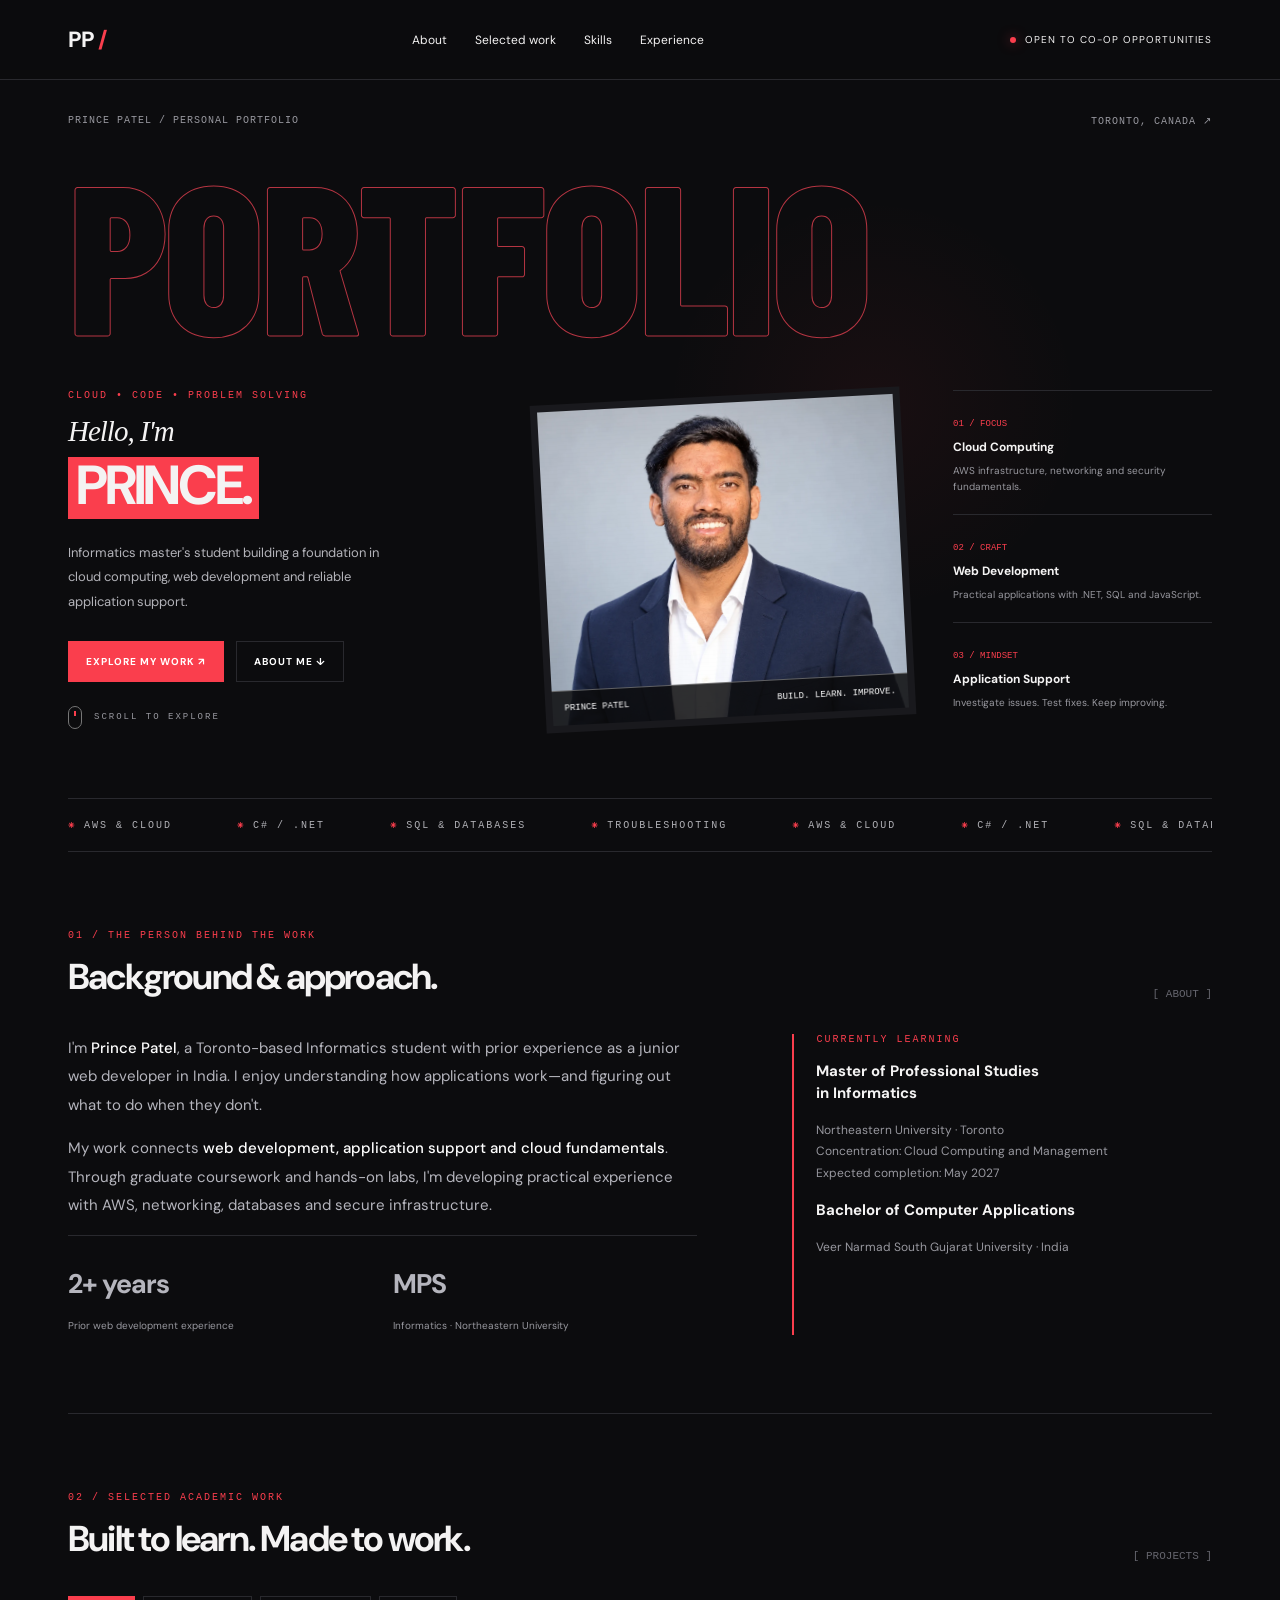
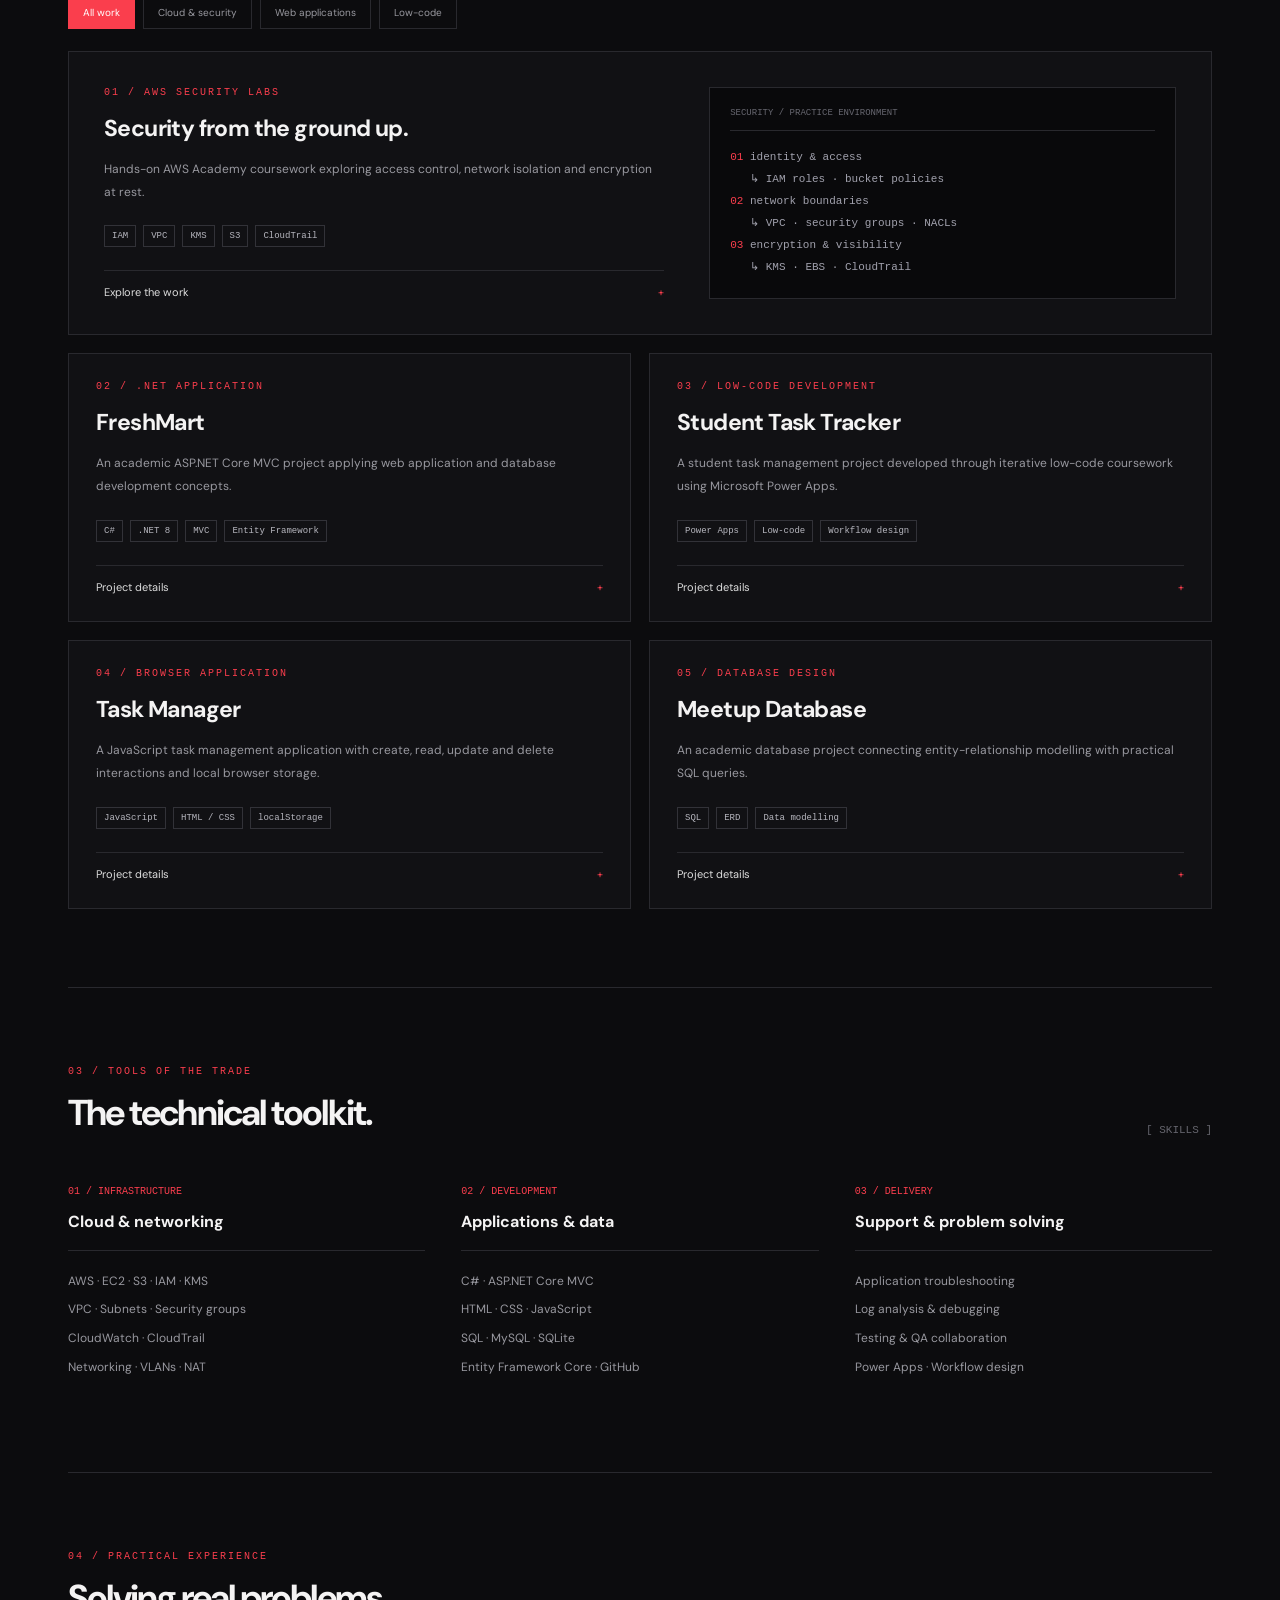
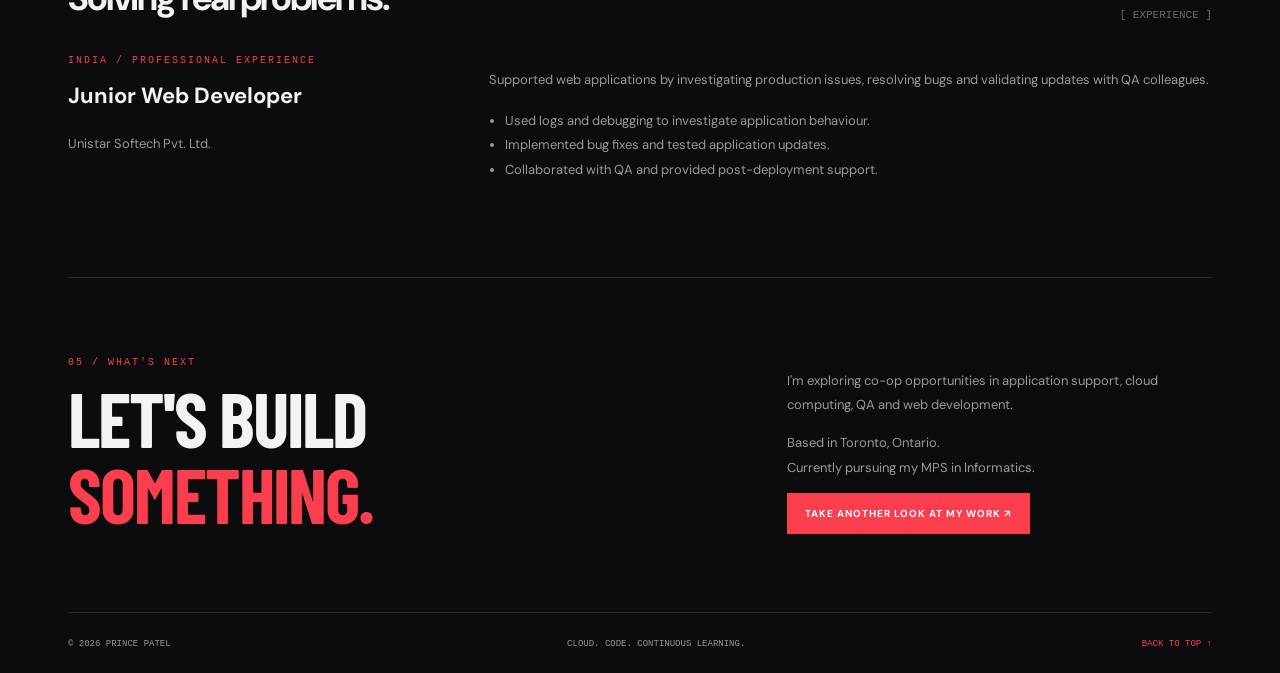
<file: index.html>
<!doctype html><html lang="en"><head><meta charset="UTF-8"><meta name="viewport" content="width=device-width,initial-scale=1"><title>Prince Patel | Cloud & Web Development</title><meta name="description" content="Prince Patel — Informatics graduate student in Toronto, exploring cloud infrastructure, web development and application support."><style>
@import url('https://fonts.googleapis.com/css2?family=Barlow+Condensed:wght@600;700;800&family=DM+Sans:wght@400;500;600;700&display=swap');
:root{--red:#fa3e4d;--bg:#0c0c0e;--line:#29292e;--muted:#98989f}*{box-sizing:border-box}html{scroll-behavior:smooth;scroll-padding-top:85px}body{margin:0;background:var(--bg);color:#f4f3f3;font-family:'DM Sans',Arial,sans-serif}a{color:inherit;text-decoration:none}button{font:inherit}::selection{background:var(--red);color:#fff}.wrap{max-width:1240px;margin:auto;padding:0 48px}header{height:80px;border-bottom:1px solid var(--line);position:sticky;top:0;background:#0c0c0eee;backdrop-filter:blur(12px);z-index:10}nav{height:100%;display:flex;align-items:center;justify-content:space-between}.logo{font-weight:800;letter-spacing:-1px;font-size:22px}.logo span{color:var(--red)}.navlinks{display:flex;gap:28px;font-size:12px}.navlinks a:hover{color:var(--red)}.availability{font-size:10px;letter-spacing:1px;display:flex;align-items:center;gap:9px}.dot{width:6px;height:6px;background:var(--red);border-radius:50%;box-shadow:0 0 12px #fa3e4d88}.eyebrow{font:10px monospace;letter-spacing:2px;color:var(--red);text-transform:uppercase}.hero{padding-top:35px}.hero-top{display:flex;justify-content:space-between;color:var(--muted);font:10px monospace;letter-spacing:1px}.outline{font-family:'Barlow Condensed','Arial Narrow',Impact,sans-serif;font-size:clamp(90px,16.8vw,212px);line-height:1.05;letter-spacing:-5px;margin:13px 0 27px;color:transparent;-webkit-text-stroke:1px #b53542;font-weight:800}.hero-grid{display:grid;grid-template-columns:1.15fr 1fr .7fr;gap:45px;align-items:center;padding-bottom:68px}.intro h1{font-size:55px;line-height:1.04;letter-spacing:-3px;margin:14px 0 22px}.intro h1 em{font:italic 29px Georgia;letter-spacing:-1px;display:block;margin-bottom:9px}.intro h1 span{background:var(--red);padding:0 8px 4px;display:inline-block}.intro p{font-size:13px;line-height:1.9;color:#b3b3b9;max-width:330px}.actions{display:flex;gap:12px;flex-wrap:wrap;margin-top:26px}.btn{display:inline-flex;align-items:center;gap:22px;padding:13px 17px;font-size:10px;font-weight:700;letter-spacing:1px;border:1px solid var(--line);cursor:pointer;background:none;color:white}.btn.primary{background:var(--red);border-color:var(--red)}.btn:hover{border-color:var(--red);transform:translateY(-2px)}.portrait{height:328px;background:var(--red);position:relative;overflow:hidden;display:flex;align-items:center;justify-content:center;transform:rotate(-3deg);border:7px solid #19191d}.portrait:before{content:'';position:absolute;inset:0;background:repeating-linear-gradient(0deg,transparent,transparent 3px,#00000009 4px)}.monogram{font-family:'Barlow Condensed',Impact,sans-serif;font-size:170px;font-weight:800;color:#131315;letter-spacing:-12px;transform:rotate(3deg)}.portrait-tag{position:absolute;bottom:15px;left:15px;right:15px;border-top:1px solid #15151570;padding-top:10px;font:9px monospace;color:#151515;display:flex;justify-content:space-between}.side-item{border-top:1px solid var(--line);padding:19px 0}.side-item small{color:var(--red);font:9px monospace}.side-item h3{font-size:12px;margin:8px 0}.side-item p{font-size:10px;line-height:1.6;color:var(--muted);margin:0}.ticker{border-top:1px solid var(--line);border-bottom:1px solid var(--line);padding:18px 0;color:#b0b0b5;font:10px monospace;letter-spacing:2px;display:flex;justify-content:space-between;gap:20px;flex-wrap:wrap}.ticker b{color:var(--red)}section{padding:78px 0;border-bottom:1px solid var(--line)}.section-title{display:flex;justify-content:space-between;align-items:end;margin-bottom:34px}h2{font-size:36px;letter-spacing:-1.8px;margin:12px 0 0}.section-num{font:11px monospace;color:#65656d}.about-grid{display:grid;grid-template-columns:1.5fr 1fr;gap:95px}.about-copy{font-size:15px;line-height:1.9;color:#b5b5bd}.about-copy strong{color:white;font-weight:500}.about-copy p:first-child{margin-top:0}.facts{display:grid;grid-template-columns:1fr 1fr;gap:20px;border-top:1px solid var(--line);padding-top:22px}.fact b{font-size:27px;letter-spacing:-1px}.fact span{display:block;font-size:10px;color:var(--muted);margin-top:7px}.education{border-left:2px solid var(--red);padding-left:22px}.education h3{font-size:15px;line-height:1.5}.education p{font-size:12px;line-height:1.8;color:var(--muted)}.filter{display:flex;gap:8px;margin-bottom:22px;flex-wrap:wrap}.filter button{background:none;border:1px solid var(--line);color:var(--muted);padding:9px 14px;cursor:pointer;font-size:10px}.filter button.active{background:var(--red);color:white;border-color:var(--red)}.projects{display:grid;grid-template-columns:repeat(2,1fr);gap:18px}.project{border:1px solid var(--line);background:#111114;padding:27px;position:relative;transition:.2s}.project:hover{border-color:#a33340;transform:translateY(-3px)}.project.featured{grid-column:1/-1;display:grid;grid-template-columns:1.2fr 1fr;gap:45px;padding:35px}.project h3{font-size:23px;letter-spacing:-.6px;margin:15px 0}.project p{font-size:12px;line-height:1.9;color:var(--muted)}.tags{display:flex;gap:7px;flex-wrap:wrap;margin-top:22px}.tags span{border:1px solid #323238;padding:5px 7px;font:9px monospace;color:#b7b7bf}.project details{margin-top:23px;border-top:1px solid var(--line);padding-top:14px;font-size:11px}.project summary{cursor:pointer;color:#ddd;list-style:none}.project summary:after{content:' +';color:var(--red);float:right}.project details[open] summary:after{content:' −'}.project[hidden]{display:none!important}.code-art{background:#09090b;border:1px solid #29292e;padding:20px;font:11px/2 monospace;color:#a1a1ad;align-self:center}.code-art .accent{color:var(--red)}.code-art .indent{padding-left:20px}.code-top{font:9px monospace;border-bottom:1px solid var(--line);padding-bottom:12px;margin-bottom:15px;color:#676770}.skills{display:grid;grid-template-columns:repeat(3,1fr);gap:36px}.skill h3{font-size:16px;border-bottom:1px solid var(--line);padding-bottom:18px}.skill ul{padding:0;list-style:none;color:var(--muted);font-size:12px;line-height:2.4}.skill h3 span{color:var(--red);font:10px monospace;display:block;margin-bottom:14px}.experience{display:grid;grid-template-columns:1fr 2fr;gap:60px}.experience h3{margin-top:0;font-size:22px}.experience p,.experience li{font-size:13px;line-height:1.9;color:var(--muted)}.experience ul{padding-left:16px}.contact{display:grid;grid-template-columns:1.6fr 1fr;gap:40px;align-items:center}.contact h2{font-family:'Barlow Condensed',Impact,sans-serif;font-size:76px;line-height:1;letter-spacing:-2px}.contact h2 span{color:var(--red)}.contact p{font-size:13px;line-height:1.9;color:var(--muted)}footer{display:flex;justify-content:space-between;padding:26px 0;font:9px monospace;color:var(--muted)}.top{color:var(--red)}@media(min-width:1500px){.outline{font-size:212px}}@media(max-width:850px){.wrap{padding:0 24px}.hero-grid{grid-template-columns:1.1fr 1fr;gap:28px}.hero-side{display:none}.outline{letter-spacing:-2px}.about-grid{gap:35px}.contact h2{font-size:60px}.navlinks{gap:16px}.availability{display:none}}@media(max-width:580px){header{height:66px}.wrap{padding:0 20px}.navlinks{gap:13px;font-size:10px}.navlinks a:last-child{display:none}.hero-top{font-size:8px}.hero{padding-top:25px}.outline{font-size:19vw;margin:20px 0 25px;letter-spacing:-2px}.hero-grid{grid-template-columns:1fr;gap:35px;padding-bottom:38px}.intro h1{font-size:53px}.intro p{max-width:100%}.portrait{height:230px;max-width:100%;transform:rotate(-1deg)}.monogram{font-size:160px}.ticker{font-size:8px;letter-spacing:1px}.about-grid,.experience,.contact{grid-template-columns:1fr;gap:25px}.projects{grid-template-columns:1fr}.project.featured{grid-template-columns:1fr;gap:18px;padding:26px}.project.featured .code-art{display:none}.skills{grid-template-columns:1fr;gap:10px}section{padding:50px 0}h2{font-size:30px}.contact h2{font-size:65px}footer{font-size:8px;gap:15px}.section-num{font-size:9px}}@media(prefers-reduced-motion:reduce){html{scroll-behavior:auto}*{transition:none!important}}

/* Motion layer */
body{overflow-x:hidden}.hero{position:relative}.hero:before{content:'';position:absolute;pointer-events:none;width:450px;height:450px;background:radial-gradient(circle,#fa3e4d0e,transparent 65%);right:10%;top:100px;animation:ambient 9s ease-in-out infinite alternate}.outline{animation:heroTitle 1.4s cubic-bezier(.16,1,.3,1) both,outlinePulse 6s 1.5s ease-in-out infinite}.intro{animation:enter 1s .25s both}.hero-side{animation:enter 1s .65s both}.portrait{animation:portraitEnter 1.2s .4s both,floatCard 6s 1.6s ease-in-out infinite;transition:box-shadow .4s}.portrait:hover{box-shadow:0 15px 80px #fa3e4d28}.portrait:after{content:'';position:absolute;top:-100%;left:0;width:100%;height:50%;pointer-events:none;background:linear-gradient(transparent,#ffffff24,transparent);animation:scan 7s 2s infinite}.dot{animation:beacon 2s infinite}.ticker{overflow:hidden;display:block;padding:20px 0}.ticker-track{display:flex;width:max-content;gap:65px;animation:marquee 25s linear infinite}.ticker-track span{white-space:nowrap}.ticker:hover .ticker-track{animation-play-state:paused}.motion-on .reveal{opacity:0;transform:translateY(40px);transition:opacity .85s ease,transform .85s cubic-bezier(.16,1,.3,1);transition-delay:var(--delay,0ms)}.motion-on .reveal.visible{opacity:1;transform:translateY(0)}.project{transition:transform .3s,border-color .3s,box-shadow .3s}.project:hover{box-shadow:0 12px 45px #0008;border-color:var(--red)}.btn{transition:transform .25s,box-shadow .25s,border-color .25s}.btn.primary:hover{box-shadow:0 6px 28px #fa3e4d44}.navlinks a{position:relative}.navlinks a:after{content:'';position:absolute;left:0;bottom:-8px;width:100%;height:1px;background:var(--red);transform:scaleX(0);transform-origin:left;transition:transform .25s}.navlinks a:hover:after{transform:scaleX(1)}.scroll-progress{position:fixed;top:0;left:0;height:3px;width:100%;background:var(--red);transform:scaleX(0);transform-origin:left;z-index:30;box-shadow:0 0 12px #fa3e4d88}.scroll-cue{display:flex;gap:12px;align-items:center;font:9px monospace;letter-spacing:2px;color:var(--muted);margin-top:24px}.scroll-cue i{display:inline-block;width:14px;height:23px;border:1px solid #777;border-radius:10px;position:relative}.scroll-cue i:after{content:'';width:2px;height:5px;position:absolute;top:4px;left:5px;background:var(--red);animation:scrollDot 1.8s infinite}.contact h2 span{display:inline-block;animation:softGlow 4s infinite}.code-art .accent{animation:codePulse 3s infinite}.cursor-glow{position:fixed;left:0;top:0;width:250px;height:250px;border-radius:50%;background:radial-gradient(circle,#fa3e4d0a,transparent 70%);pointer-events:none;z-index:0;transform:translate(-500px,-500px)}
@keyframes heroTitle{from{opacity:0;transform:translateY(60px);letter-spacing:10px}to{opacity:1;transform:translateY(0)}}@keyframes enter{from{opacity:0;transform:translateY(35px)}to{opacity:1;transform:translateY(0)}}@keyframes portraitEnter{from{opacity:0;transform:translateY(45px) rotate(6deg)}to{opacity:1;transform:translateY(0) rotate(-3deg)}}@keyframes floatCard{0%,100%{transform:translateY(0) rotate(-3deg)}50%{transform:translateY(-12px) rotate(-1deg)}}@keyframes scan{0%,50%{top:-100%}85%,100%{top:150%}}@keyframes beacon{50%{box-shadow:0 0 0 6px #fa3e4d12,0 0 16px #fa3e4d88}}@keyframes marquee{to{transform:translateX(-50%)}}@keyframes outlinePulse{50%{-webkit-text-stroke-color:#fa3e4d;text-shadow:0 0 50px #fa3e4d16}}@keyframes scrollDot{to{transform:translateY(8px);opacity:0}}@keyframes ambient{to{transform:translate(-100px,60px) scale(1.3)}}@keyframes softGlow{50%{text-shadow:0 0 32px #fa3e4d25}}@keyframes codePulse{50%{opacity:.45}}
@media(hover:none){.cursor-glow{display:none}}@media(prefers-reduced-motion:reduce){*,*:before,*:after{animation:none!important;transition:none!important}.motion-on .reveal{opacity:1;transform:none}.ticker-track{width:auto;flex-wrap:wrap;gap:20px}.ticker-track .duplicate{display:none}}

.cursor-echo{position:fixed;top:0;left:0;width:19px;height:25px;pointer-events:none;z-index:9999;opacity:0;will-change:transform;filter:drop-shadow(0 0 3px #0009)}.cursor-ripple{position:fixed;width:12px;height:12px;border:1px solid var(--red);border-radius:50%;pointer-events:none;z-index:9998;animation:clickRipple .65s ease-out forwards}@keyframes clickRipple{from{transform:translate(-50%,-50%) scale(1);opacity:1}to{transform:translate(-50%,-50%) scale(7);opacity:0}}
.portrait-photo{width:100%;height:100%;object-fit:cover;object-position:center 30%;display:block}.portrait-tag{color:white;border-color:#ffffff55;background:#0c0c0ed9;padding:12px;left:0;right:0;bottom:0}.portrait:before{z-index:1;opacity:.25;pointer-events:none}.portrait-tag{z-index:2}@media(max-width:580px){.portrait{height:350px;max-width:340px;width:100%;margin:auto}.portrait-photo{object-position:center 28%}}</style></head><body><div class="scroll-progress" aria-hidden="true"></div><div class="cursor-glow" aria-hidden="true"></div><header><nav class="wrap"><a class="logo" href="#home" aria-label="Prince Patel home">PP<span> /</span></a><div class="navlinks"><a href="#about">About</a><a href="#work">Selected work</a><a href="#skills">Skills</a><a href="#experience">Experience</a></div><a class="availability" href="#contact"><i class="dot"></i> OPEN TO CO-OP OPPORTUNITIES</a></nav></header><main id="home" class="wrap"><div class="hero"><div class="hero-top"><span>PRINCE PATEL / PERSONAL PORTFOLIO</span><span>TORONTO, CANADA ↗</span></div><div class="outline" aria-hidden="true">PORTFOLIO</div><div class="hero-grid"><div class="intro"><div class="eyebrow">Cloud • Code • Problem solving</div><h1><em>Hello, I'm</em><span>PRINCE.</span></h1><p>Informatics master's student building a foundation in cloud computing, web development and reliable application support.</p><div class="actions"><a class="btn primary" href="#work">EXPLORE MY WORK ↗</a><a class="btn" href="#about">ABOUT ME ↓</a></div><a class="scroll-cue" href="#about"><i aria-hidden="true"></i> SCROLL TO EXPLORE</a></div><div class="portrait"><img class="portrait-photo" src="assets/prince-patel.webp" alt="Prince Patel wearing a navy blazer" width="1254" height="1254" fetchpriority="high"><div class="portrait-tag"><span>PRINCE PATEL</span><span>BUILD. LEARN. IMPROVE.</span></div></div><aside class="hero-side"><div class="side-item"><small>01 / FOCUS</small><h3>Cloud Computing</h3><p>AWS infrastructure, networking and security fundamentals.</p></div><div class="side-item"><small>02 / CRAFT</small><h3>Web Development</h3><p>Practical applications with .NET, SQL and JavaScript.</p></div><div class="side-item"><small>03 / MINDSET</small><h3>Application Support</h3><p>Investigate issues. Test fixes. Keep improving.</p></div></aside></div></div><div class="ticker"><span><b>✳</b> AWS & CLOUD</span><span><b>✳</b> C# / .NET</span><span><b>✳</b> SQL & DATABASES</span><span><b>✳</b> TROUBLESHOOTING</span></div><section id="about"><div class="section-title"><div><div class="eyebrow">01 / The person behind the work</div><h2>Background & approach.</h2></div><span class="section-num">[ ABOUT ]</span></div><div class="about-grid"><div class="about-copy"><p>I'm <strong>Prince Patel</strong>, a Toronto-based Informatics student with prior experience as a junior web developer in India. I enjoy understanding how applications work—and figuring out what to do when they don't.</p><p>My work connects <strong>web development, application support and cloud fundamentals</strong>. Through graduate coursework and hands-on labs, I'm developing practical experience with AWS, networking, databases and secure infrastructure.</p><div class="facts"><div class="fact"><b>2+ years</b><span>Prior web development experience</span></div><div class="fact"><b>MPS</b><span>Informatics · Northeastern University</span></div></div></div><div class="education"><div class="eyebrow">Currently learning</div><h3>Master of Professional Studies<br>in Informatics</h3><p>Northeastern University · Toronto<br>Concentration: Cloud Computing and Management<br>Expected completion: May 2027</p><h3>Bachelor of Computer Applications</h3><p>Veer Narmad South Gujarat University · India</p></div></div></section><section id="work"><div class="section-title"><div><div class="eyebrow">02 / Selected academic work</div><h2>Built to learn. Made to work.</h2></div><span class="section-num">[ PROJECTS ]</span></div><div class="filter" aria-label="Filter projects"><button class="active" data-filter="all" aria-pressed="true">All work</button><button data-filter="cloud" aria-pressed="false">Cloud & security</button><button data-filter="web" aria-pressed="false">Web applications</button><button data-filter="lcnc" aria-pressed="false">Low-code</button></div><div class="projects"><article class="project featured" data-category="cloud"><div><div class="eyebrow">01 / AWS security labs</div><h3>Security from the ground up.</h3><p>Hands-on AWS Academy coursework exploring access control, network isolation and encryption at rest.</p><div class="tags"><span>IAM</span><span>VPC</span><span>KMS</span><span>S3</span><span>CloudTrail</span></div><details><summary>Explore the work</summary><p>Configured S3 bucket policies, security groups and network ACLs. Worked with AWS Systems Manager access and KMS encryption for S3 objects and EBS volumes, then inspected encryption activity in CloudTrail.</p></details></div><div class="code-art"><div class="code-top">SECURITY / PRACTICE ENVIRONMENT</div><div><span class="accent">01</span> identity & access</div><div class="indent">↳ IAM roles · bucket policies</div><div><span class="accent">02</span> network boundaries</div><div class="indent">↳ VPC · security groups · NACLs</div><div><span class="accent">03</span> encryption & visibility</div><div class="indent">↳ KMS · EBS · CloudTrail</div></div></article><article class="project" data-category="web"><div class="eyebrow">02 / .NET application</div><h3>FreshMart</h3><p>An academic ASP.NET Core MVC project applying web application and database development concepts.</p><div class="tags"><span>C#</span><span>.NET 8</span><span>MVC</span><span>Entity Framework</span></div><details><summary>Project details</summary><p>Coursework focused on the MVC application structure and data access with Entity Framework Core, bringing together server-side development and database integration.</p></details></article><article class="project" data-category="lcnc"><div class="eyebrow">03 / Low-code development</div><h3>Student Task Tracker</h3><p>A student task management project developed through iterative low-code coursework using Microsoft Power Apps.</p><div class="tags"><span>Power Apps</span><span>Low-code</span><span>Workflow design</span></div><details><summary>Project details</summary><p>An iterative academic project exploring student task tracking, interface design and workflow integration on a low-code platform.</p></details></article><article class="project" data-category="web"><div class="eyebrow">04 / Browser application</div><h3>Task Manager</h3><p>A JavaScript task management application with create, read, update and delete interactions and local browser storage.</p><div class="tags"><span>JavaScript</span><span>HTML / CSS</span><span>localStorage</span></div><details><summary>Project details</summary><p>Practised DOM interaction, task editing and client-side persistence using localStorage.</p></details></article><article class="project" data-category="web"><div class="eyebrow">05 / Database design</div><h3>Meetup Database</h3><p>An academic database project connecting entity-relationship modelling with practical SQL queries.</p><div class="tags"><span>SQL</span><span>ERD</span><span>Data modelling</span></div><details><summary>Project details</summary><p>Designed an entity-relationship model and wrote queries as part of database coursework, focusing on relationships and structured data.</p></details></article></div></section><section id="skills"><div class="section-title"><div><div class="eyebrow">03 / Tools of the trade</div><h2>The technical toolkit.</h2></div><span class="section-num">[ SKILLS ]</span></div><div class="skills"><div class="skill"><h3><span>01 / INFRASTRUCTURE</span>Cloud & networking</h3><ul><li>AWS · EC2 · S3 · IAM · KMS</li><li>VPC · Subnets · Security groups</li><li>CloudWatch · CloudTrail</li><li>Networking · VLANs · NAT</li></ul></div><div class="skill"><h3><span>02 / DEVELOPMENT</span>Applications & data</h3><ul><li>C# · ASP.NET Core MVC</li><li>HTML · CSS · JavaScript</li><li>SQL · MySQL · SQLite</li><li>Entity Framework Core · GitHub</li></ul></div><div class="skill"><h3><span>03 / DELIVERY</span>Support & problem solving</h3><ul><li>Application troubleshooting</li><li>Log analysis & debugging</li><li>Testing & QA collaboration</li><li>Power Apps · Workflow design</li></ul></div></div></section><section id="experience"><div class="section-title"><div><div class="eyebrow">04 / Practical experience</div><h2>Solving real problems.</h2></div><span class="section-num">[ EXPERIENCE ]</span></div><div class="experience"><div><div class="eyebrow">India / Professional experience</div><h3 style="margin-top:15px">Junior Web Developer</h3><p>Unistar Softech Pvt. Ltd.</p></div><div><p>Supported web applications by investigating production issues, resolving bugs and validating updates with QA colleagues.</p><ul><li>Used logs and debugging to investigate application behaviour.</li><li>Implemented bug fixes and tested application updates.</li><li>Collaborated with QA and provided post-deployment support.</li></ul></div></div></section><section id="contact"><div class="contact"><div><div class="eyebrow">05 / What's next</div><h2>LET'S BUILD<br><span>SOMETHING.</span></h2></div><div><p>I'm exploring co-op opportunities in application support, cloud computing, QA and web development.</p><p>Based in Toronto, Ontario.<br>Currently pursuing my MPS in Informatics.</p><a class="btn primary" href="#work">TAKE ANOTHER LOOK AT MY WORK ↗</a></div></div></section><footer><span>© <span id="year">2026</span> PRINCE PATEL</span><span>CLOUD. CODE. CONTINUOUS LEARNING.</span><a class="top" href="#home">BACK TO TOP ↑</a></footer></main><script>document.querySelectorAll('[data-filter]').forEach(button=>button.addEventListener('click',()=>{document.querySelectorAll('[data-filter]').forEach(b=>{b.classList.toggle('active',b===button);b.setAttribute('aria-pressed',b===button?'true':'false')});document.querySelectorAll('[data-category]').forEach(card=>card.hidden=button.dataset.filter!=='all'&&card.dataset.category!==button.dataset.filter)}));document.getElementById('year').textContent=new Date().getFullYear();
const reduceMotion=matchMedia('(prefers-reduced-motion: reduce)').matches;
const ticker=document.querySelector('.ticker');
const originals=[...ticker.children];
const track=document.createElement('div');track.className='ticker-track';
originals.forEach(el=>track.append(el));
originals.forEach(el=>{const clone=el.cloneNode(true);clone.classList.add('duplicate');clone.setAttribute('aria-hidden','true');track.append(clone)});ticker.append(track);
if(!reduceMotion){
 document.documentElement.classList.add('motion-on');
 const reveals=document.querySelectorAll('.section-title,.about-copy,.education,.project,.skill,.experience,.contact');
 const observer=new IntersectionObserver(entries=>entries.forEach(entry=>{if(entry.isIntersecting){entry.target.classList.add('visible');observer.unobserve(entry.target)}}),{threshold:.08});
 reveals.forEach((el,i)=>{el.classList.add('reveal');el.style.setProperty('--delay',`${(i%3)*70}ms`);observer.observe(el)});
 const progress=document.querySelector('.scroll-progress');let queued=false;
 function updateProgress(){const max=document.documentElement.scrollHeight-innerHeight;progress.style.transform=`scaleX(${max>0?scrollY/max:0})`;queued=false}
 addEventListener('scroll',()=>{if(!queued){queued=true;requestAnimationFrame(updateProgress)}},{passive:true});updateProgress();
 if(matchMedia('(hover:hover)').matches){const glow=document.querySelector('.cursor-glow');addEventListener('pointermove',e=>{glow.style.transform=`translate(${e.clientX-125}px,${e.clientY-125}px)`},{passive:true})}
}

// Visible cursor echoes: use actual pointer events rather than device hover detection.
const cursorEchoes=[];const trailColors=['#fa3e4d','#ffffff','#fa3e4d','#ffffff','#fa3e4d','#ffffff','#fa3e4d'];
for(let i=0;i<7;i++){const el=document.createElement('div');el.className='cursor-echo';el.setAttribute('aria-hidden','true');el.innerHTML=`<svg viewBox="0 0 20 26" width="19" height="25"><path d="M2 1 L2 21 L7 17 L11 25 L15 23 L11 15 L18 15 Z" fill="${trailColors[i]}" stroke="#151518" stroke-width="1.1"/></svg>`;document.body.append(el);cursorEchoes.push({el,x:0,y:0})}
let cursorTarget={x:0,y:0},cursorFrame=0,cursorVisible=false,lastCursorMove=0;
function animateCursorTrail(now){let x=cursorTarget.x,y=cursorTarget.y;let distance=0;cursorEchoes.forEach((point,i)=>{point.x+=(x-point.x)*.28;point.y+=(y-point.y)*.28;const dx=x-point.x,dy=y-point.y;distance+=Math.abs(dx)+Math.abs(dy);point.el.style.transform=`translate3d(${point.x}px,${point.y}px,0) scale(${1-i*.055})`;point.el.style.opacity=cursorVisible&&now-lastCursorMove<900?String((1-i*.1)*Math.min(1,Math.hypot(cursorTarget.x-point.x,cursorTarget.y-point.y)/12)): '0';x=point.x;y=point.y});if(cursorVisible&&(distance>.3||now-lastCursorMove<950)){cursorFrame=requestAnimationFrame(animateCursorTrail)}else{cursorFrame=0;cursorEchoes.forEach(p=>p.el.style.opacity='0')}}
addEventListener('pointermove',e=>{if(e.pointerType==='touch'||matchMedia('(prefers-reduced-motion: reduce)').matches)return;cursorTarget={x:e.clientX,y:e.clientY};lastCursorMove=performance.now();if(!cursorVisible){cursorEchoes.forEach(p=>{p.x=e.clientX;p.y=e.clientY});cursorVisible=true}if(!cursorFrame)cursorFrame=requestAnimationFrame(animateCursorTrail)},{passive:true});
document.addEventListener('pointerleave',()=>{cursorVisible=false;cursorEchoes.forEach(p=>p.el.style.opacity='0')});
addEventListener('pointerdown',e=>{if(e.pointerType==='touch'||matchMedia('(prefers-reduced-motion: reduce)').matches)return;const ripple=document.createElement('div');ripple.className='cursor-ripple';ripple.setAttribute('aria-hidden','true');ripple.style.left=e.clientX+'px';ripple.style.top=e.clientY+'px';document.body.append(ripple);ripple.addEventListener('animationend',()=>ripple.remove(),{once:true})},{passive:true});
</script></body></html>
</file>
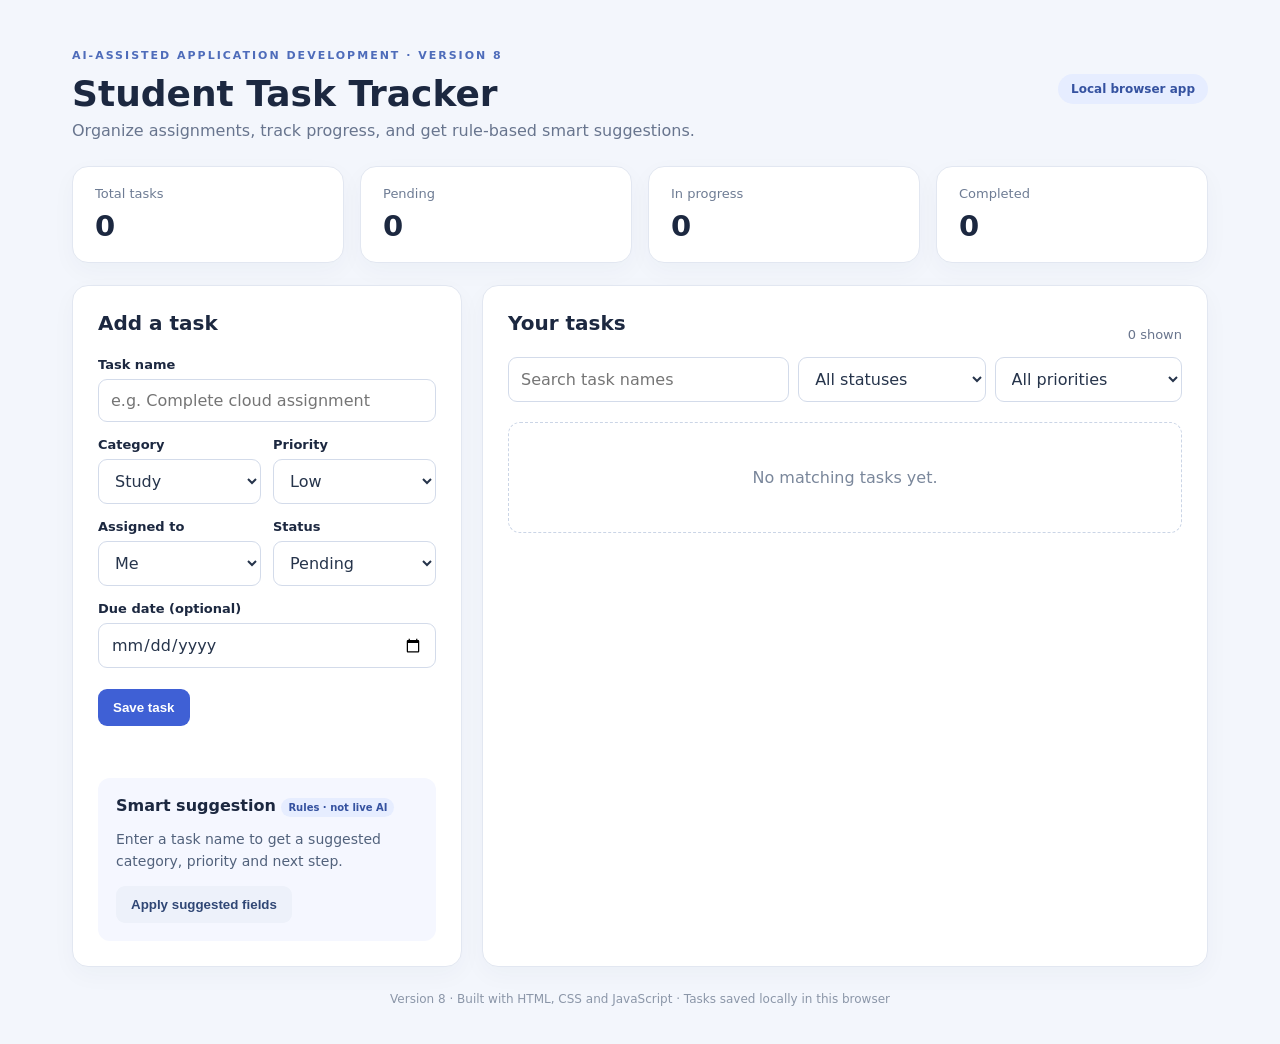
<file: version8/index.html>
<!doctype html>
<html lang="en">
<head>
  <meta charset="utf-8">
  <meta name="viewport" content="width=device-width, initial-scale=1">
  <title>Student Task Tracker | Version 8</title>
  <link rel="stylesheet" href="styles.css">
</head>
<body>
<main class="shell">
  <header><div>
    <p class="eyebrow">AI-ASSISTED APPLICATION DEVELOPMENT · VERSION 8</p>
    <h1>Student Task Tracker</h1>
    <p class="sub">Organize assignments, track progress, and get rule-based smart suggestions.</p>
  </div><span class="pill">Local browser app</span></header>
  <section class="stats" aria-label="Task statistics">
    <article><span>Total tasks</span><strong id="total">0</strong></article>
    <article><span>Pending</span><strong id="pending">0</strong></article>
    <article><span>In progress</span><strong id="progress">0</strong></article>
    <article><span>Completed</span><strong id="completed">0</strong></article>
  </section>
  <section class="layout">
    <div class="panel"><h2 id="form-title">Add a task</h2>
      <form id="task-form">
        <input id="task-id" type="hidden">
        <label for="name">Task name</label><input id="name" maxlength="120" required placeholder="e.g. Complete cloud assignment">
        <div class="two"><div><label for="category">Category</label><select id="category"><option>Study</option><option>Project</option><option>Personal</option><option>Other</option></select></div>
        <div><label for="priority">Priority</label><select id="priority"><option>Low</option><option>Medium</option><option>High</option></select></div></div>
        <div class="two"><div><label for="assigned">Assigned to</label><select id="assigned"><option>Me</option><option>Team Member</option></select></div>
        <div><label for="status">Status</label><select id="status"><option>Pending</option><option>In Progress</option><option>Completed</option></select></div></div>
        <label for="due">Due date (optional)</label><input type="date" id="due">
        <div class="actions"><button type="submit" id="save">Save task</button><button type="button" id="cancel" class="secondary" hidden>Cancel edit</button></div>
        <p class="message" id="message" role="status" aria-live="polite"></p>
      </form>
      <div class="suggest"><h3>Smart suggestion <span class="tag">Rules · not live AI</span></h3><p id="suggestion">Enter a task name to get a suggested category, priority and next step.</p><button id="apply-suggestion" type="button" class="secondary">Apply suggested fields</button></div>
    </div>
    <div class="panel"><div class="list-heading"><h2>Your tasks</h2><span id="visible-count"></span></div>
      <div class="filters">
        <label class="sr" for="search">Search tasks</label><input id="search" type="search" placeholder="Search task names">
        <label class="sr" for="filter-status">Filter status</label><select id="filter-status"><option value="">All statuses</option><option>Pending</option><option>In Progress</option><option>Completed</option></select>
        <label class="sr" for="filter-priority">Filter priority</label><select id="filter-priority"><option value="">All priorities</option><option>Low</option><option>Medium</option><option>High</option></select>
      </div>
      <div id="task-list" aria-live="polite"></div>
    </div>
  </section>
  <footer>Version 8 · Built with HTML, CSS and JavaScript · Tasks saved locally in this browser</footer>
</main>
<script src="app.js"></script>
</body></html>
</file>
<file: version8/styles.css>
:root{font-family:Inter,system-ui,-apple-system,Segoe UI,sans-serif;color:#1c2840;background:#f3f6fc}*{box-sizing:border-box}body{margin:0}.shell{max-width:1180px;margin:auto;padding:38px 22px}header{display:flex;justify-content:space-between;align-items:center;gap:18px;margin-bottom:26px}.eyebrow{font-size:11px;letter-spacing:2px;font-weight:800;color:#4e6cba}h1{font-size:36px;margin:7px 0}h2{font-size:20px;margin:0 0 22px}h3{margin:0 0 8px;font-size:16px}.sub{color:#68758e;margin:0}.pill,.tag{border-radius:20px;background:#e6edff;color:#3552a0;padding:8px 13px;font-size:12px;font-weight:700}.stats{display:grid;grid-template-columns:repeat(4,1fr);gap:16px;margin-bottom:22px}.stats article,.panel{background:white;border:1px solid #e2e7f1;border-radius:16px;box-shadow:0 8px 25px #182e5b09}.stats article{padding:19px 22px}.stats span{display:block;color:#6e7c94;font-size:13px}.stats strong{display:block;font-size:29px;margin-top:8px}.layout{display:grid;grid-template-columns:390px 1fr;gap:20px}.panel{padding:25px}label{display:block;font-size:13px;font-weight:700;margin:15px 0 7px}input,select{width:100%;font:inherit;padding:11px 12px;border:1px solid #d3dbea;border-radius:9px;background:#fff;color:#26344b}input:focus,select:focus,button:focus-visible{outline:3px solid #a5baff;outline-offset:2px}.two{display:grid;grid-template-columns:1fr 1fr;gap:12px}.actions{display:flex;gap:9px;margin-top:21px}button{border:0;border-radius:9px;background:#3f60d5;color:#fff;font-weight:700;padding:11px 15px;cursor:pointer}button:hover{filter:brightness(.95)}button.secondary{background:#edf1fa;color:#304775}.message{min-height:17px;font-size:13px;color:#246e50}.suggest{background:#f5f7ff;padding:18px;border-radius:12px;margin-top:22px}.suggest p{color:#52627c;line-height:1.55;font-size:14px}.tag{padding:4px 7px;font-size:10px}.list-heading{display:flex;justify-content:space-between;align-items:center}.list-heading span{color:#69758d;font-size:13px}.filters{display:grid;grid-template-columns:1.5fr 1fr 1fr;gap:9px;margin-bottom:20px}.task{border:1px solid #e5eaf3;border-radius:12px;padding:16px;margin:10px 0;display:flex;justify-content:space-between;gap:10px}.task h3{margin:0 0 7px;overflow-wrap:anywhere}.task p{color:#68768c;font-size:12px;margin:5px 0}.task .buttons{display:flex;align-items:flex-start;gap:6px}.task button{padding:8px 10px;font-size:12px}.task .delete{background:#fff0f0;color:#a62e38}.empty{text-align:center;color:#7a879b;padding:45px 10px;border:1px dashed #cbd5e6;border-radius:12px}.sr{position:absolute;width:1px;height:1px;overflow:hidden;clip:rect(0,0,0,0)}footer{text-align:center;color:#8b96a8;font-size:12px;margin-top:25px}@media(max-width:850px){.layout{grid-template-columns:1fr}.stats{grid-template-columns:repeat(2,1fr)}}@media(max-width:520px){header{display:block}.pill{display:inline-block;margin-top:14px}h1{font-size:28px}.filters{grid-template-columns:1fr}.two{grid-template-columns:1fr}.panel{padding:18px}.task{display:block}.task .buttons{margin-top:12px}}
</file>
